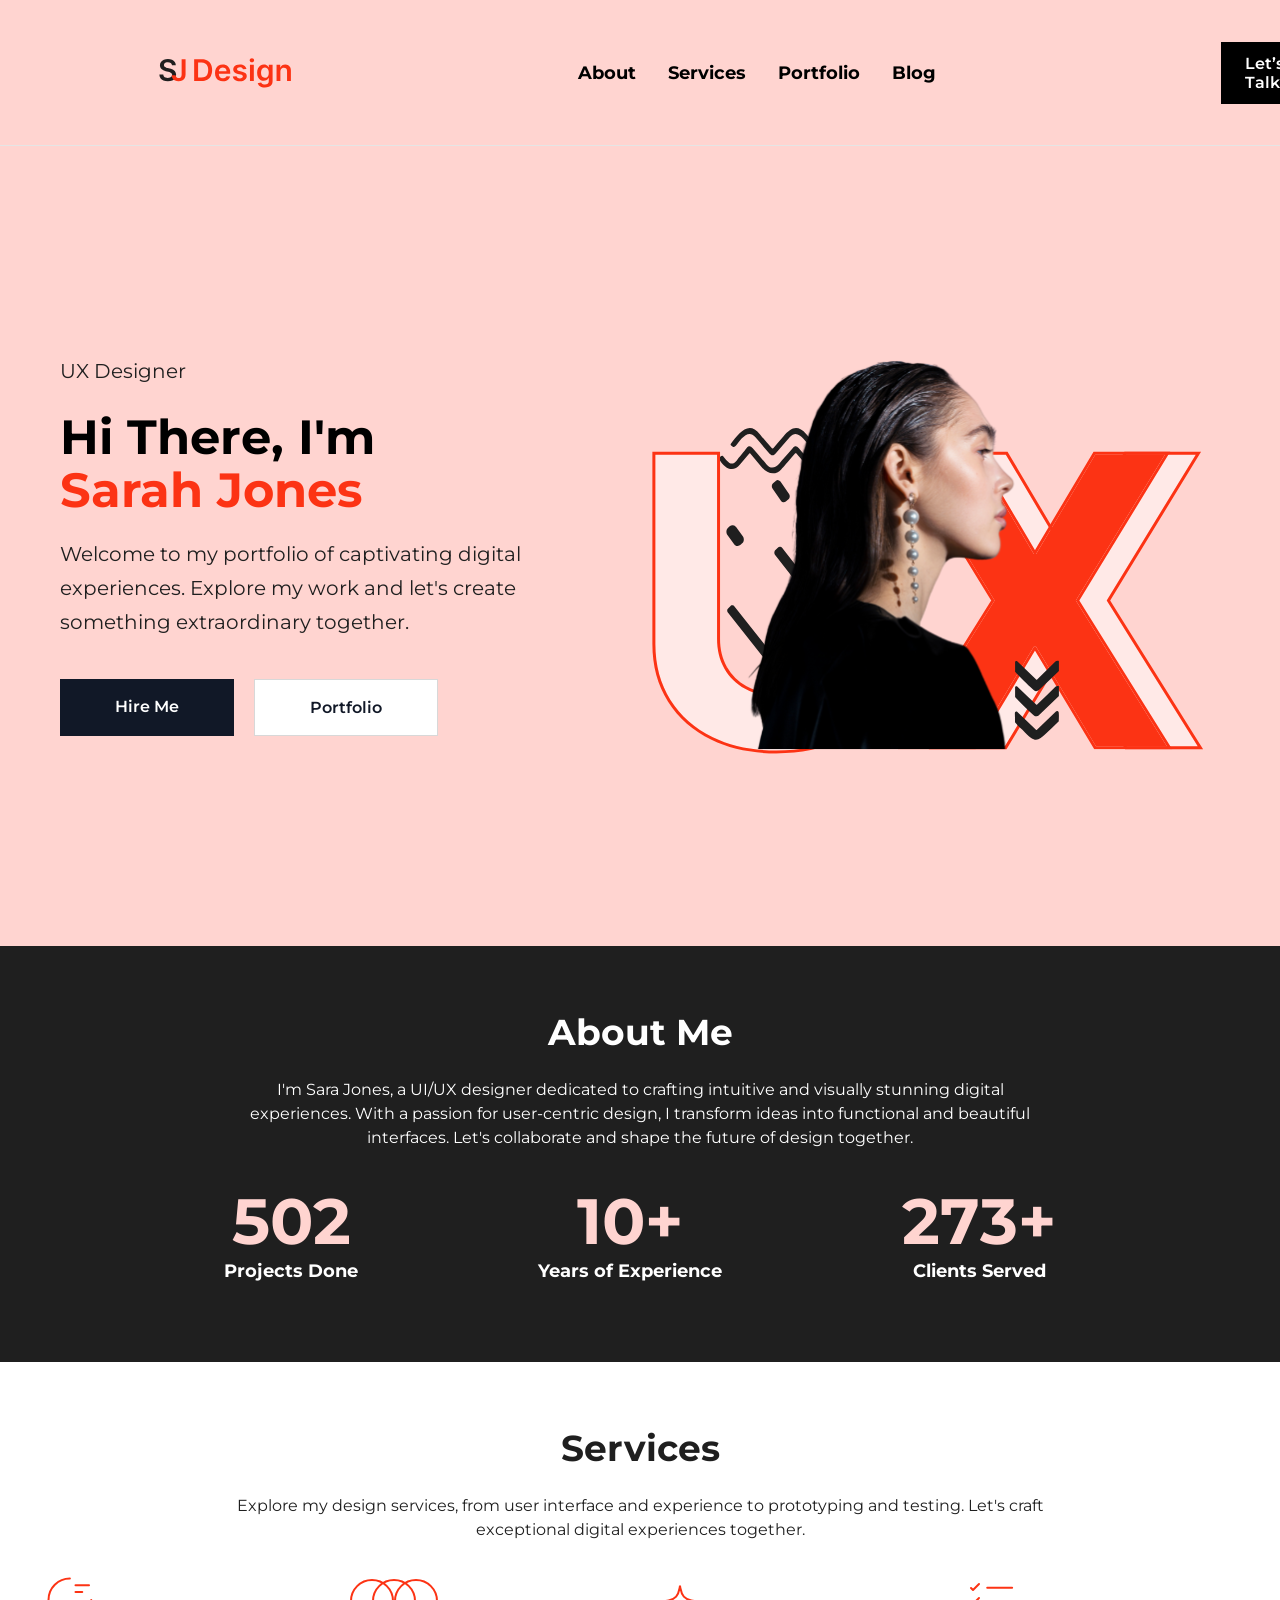
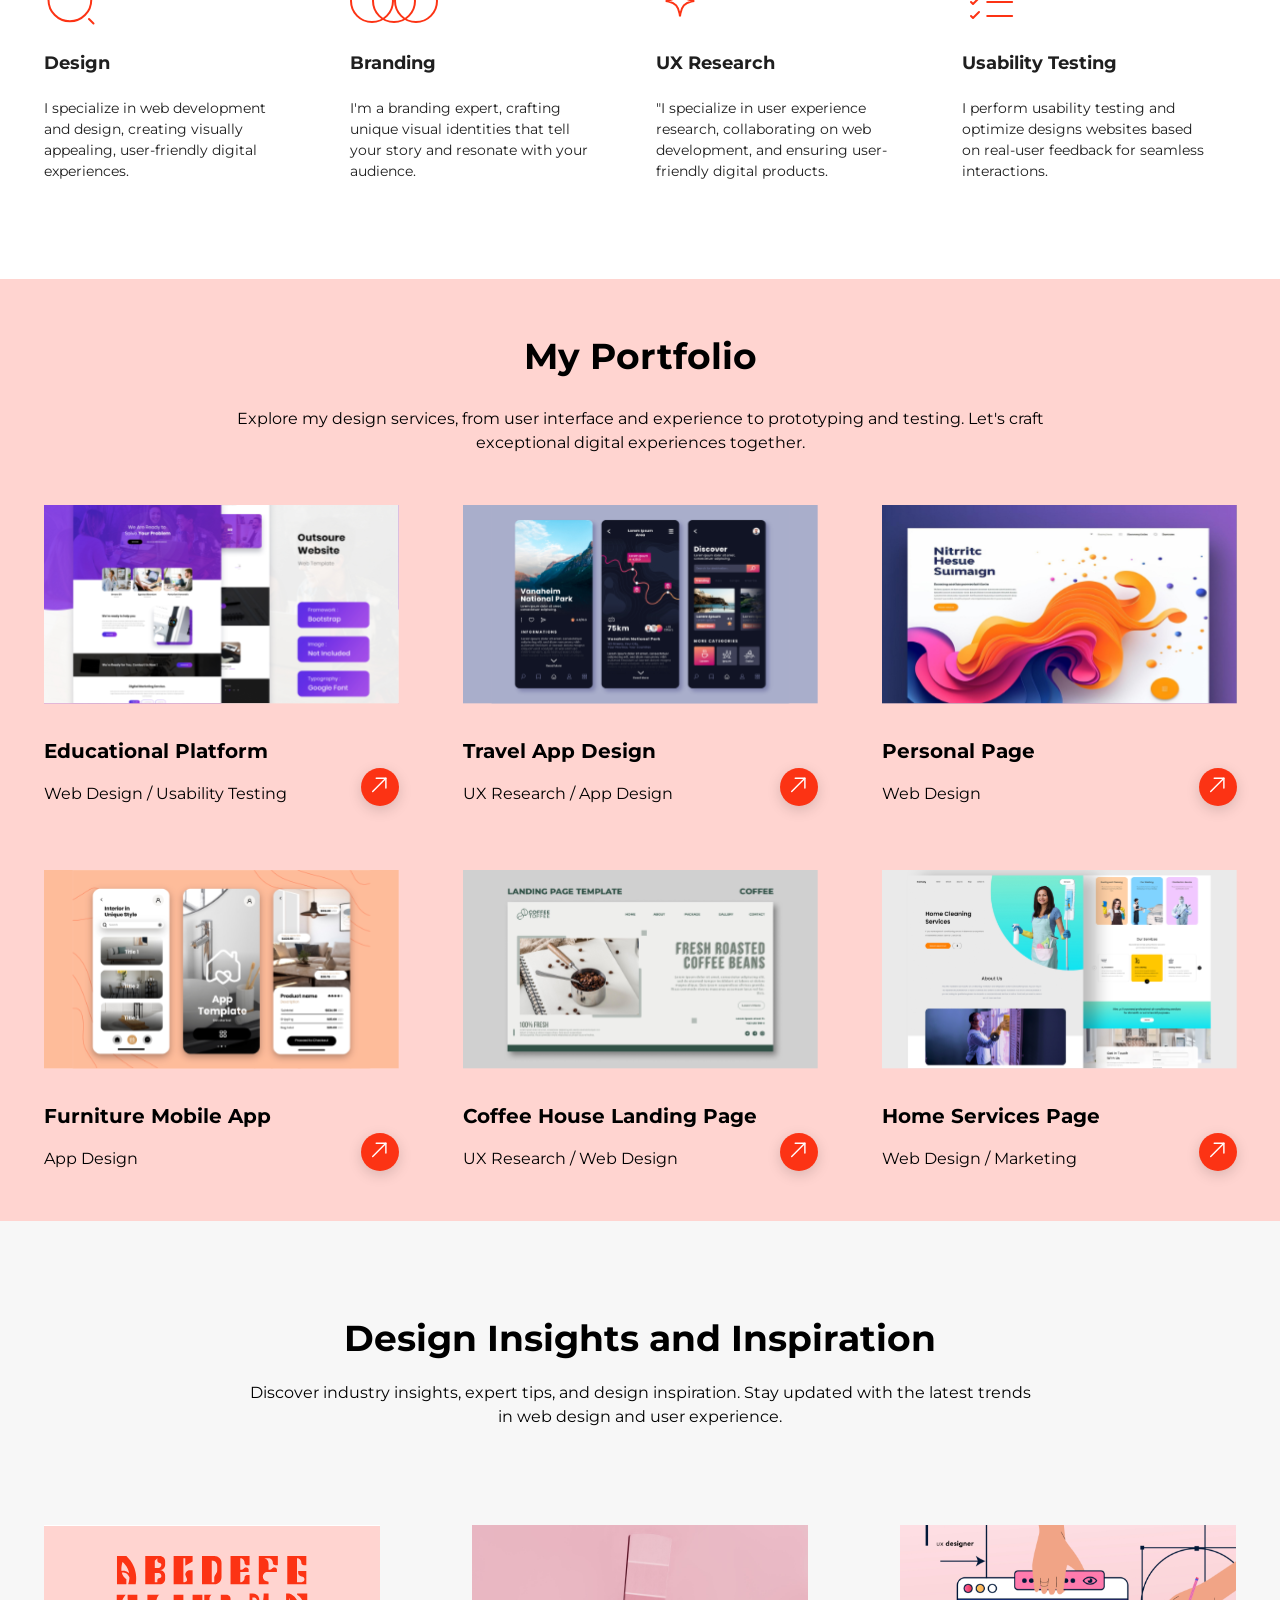
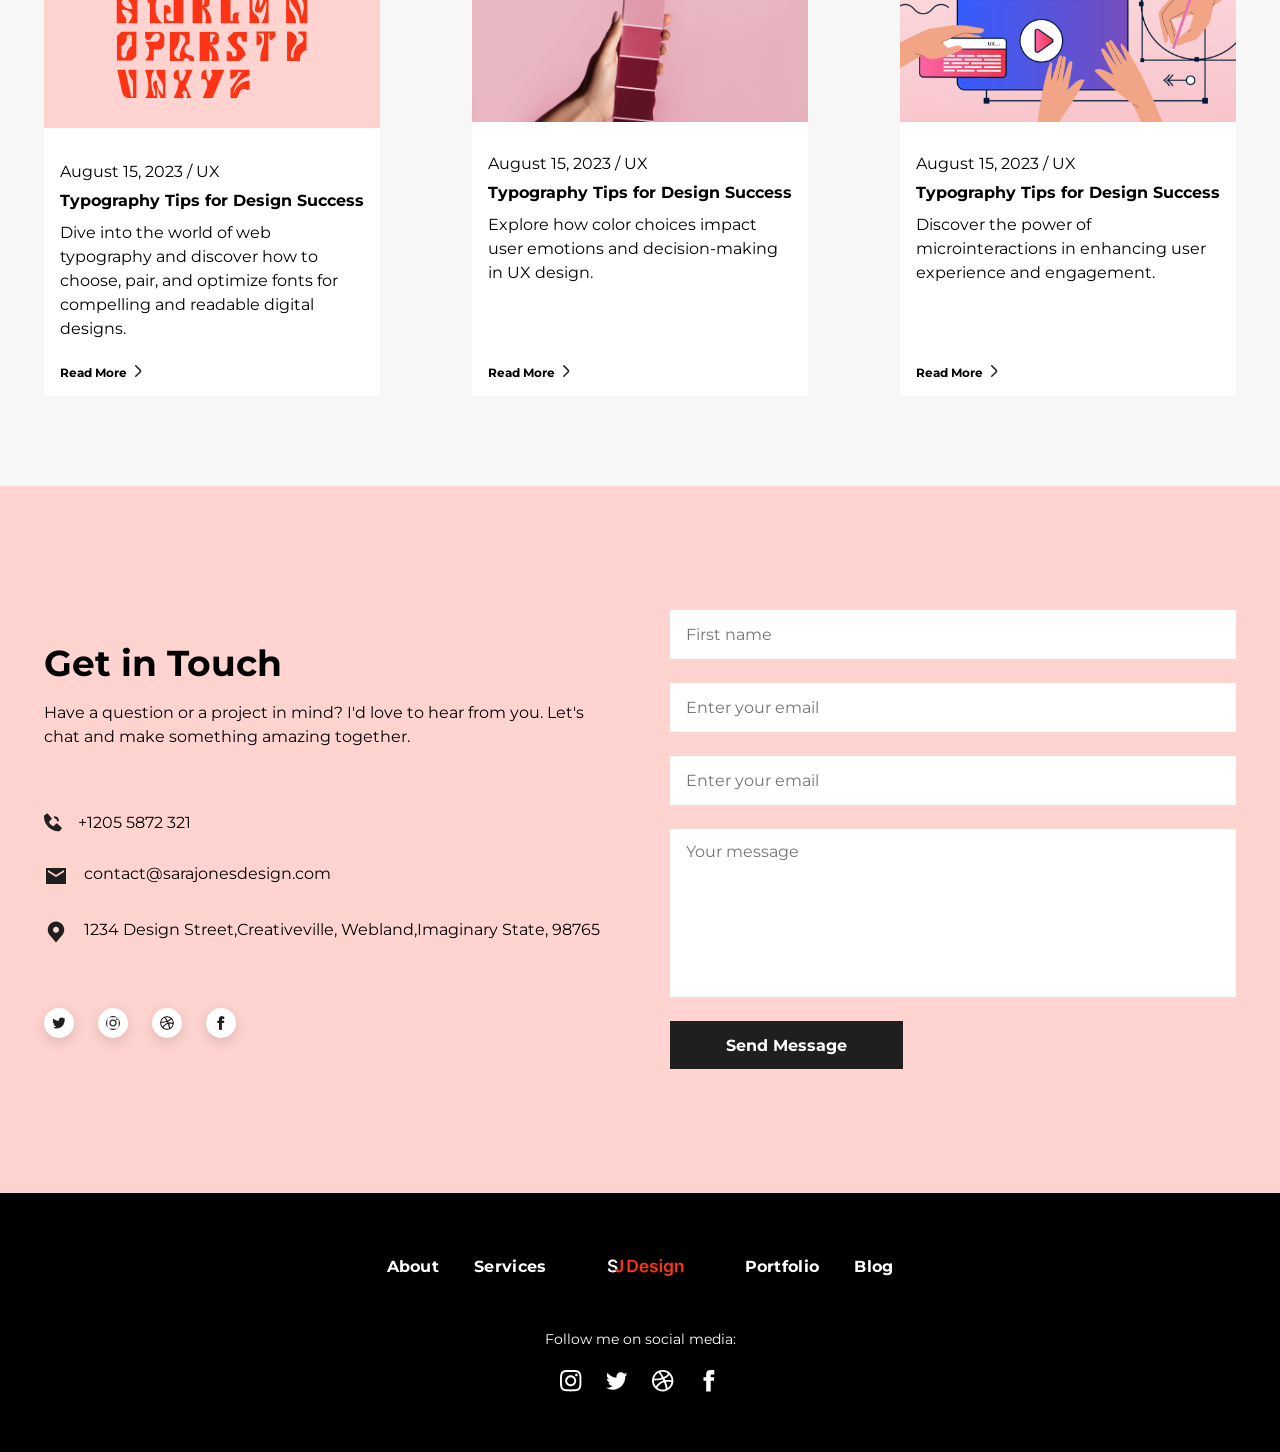
<file: index.html>
<!DOCTYPE html>
<html lang="pt-br">

<head>
    <meta charset="UTF-8">
    <meta name="viewport" content="width=device-width, initial-scale=1.0">
    <meta name="author" content="Allan Dantas Abreu, Felipe Madureira, Gabriel Araujo e Thais Ferreira">
    <meta name="description"
        content="Este site foi desenvolvido para testar e aprimorar meus conhecimentos em HTML e CSS, aplicando na prática conceitos de estruturação e estilização de páginas web.">
    <meta name="keywords" content="HTML, CSS, Web desing">
    <link rel="preconnect" href="https://fonts.googleapis.com">
    <link rel="preconnect" href="https://fonts.gstatic.com" crossorigin>
    <link href="https://fonts.googleapis.com/css2?family=Montserrat:ital,wght@0,100..900;1,100..900&display=swap"
        rel="stylesheet">
    <link rel="stylesheet" href="./styles/style.css">
    <title>SjDesign</title>
</head>

<body>

    <header>
        <div>
            <img src="./imgs.header/Logo topo.svg" alt="Logo da SjDesign">
        </div>

        <div class="container-nav-header">

            <nav class="navigation-header">
                <ul>
                    <li><a href="">About</a></li>
                    <li><a href="">Services</a></li>
                    <li><a href="">Portfolio</a></li>
                    <li><a href="">Blog</a></li>
                </ul>
            </nav>

        </div>

        <nav>
            <a href="" class="btn-header">Let’s Talk</a>
        </nav>

    </header>

    <main>
        <section class="hero">

            <div class="hero-text">
                <p class="cargo">UX Designer</p>

                <h1>
                    Hi There, I'm <br>
                    <span>Sarah Jones</span>
                </h1>

                <p class="descricao">
                    Welcome to my portfolio of captivating digital
                    experiences. Explore my work and let's create
                    something extraordinary together.
                </p>

                <div class="botoes">
                    <a href="#" class="btn-dark">Hire Me</a>
                    <a href="#" class="btn-light">Portfolio</a>
                </div>
            </div>

            <div class="hero-img">
                <img src="./imgs.header/Image.svg" alt="">
            </div>

    </main>

    <section class="section-about-me">
        <div class="container-about-me">
            <h3>About Me</h3>
            <p>I'm Sara Jones, a UI/UX designer dedicated to crafting intuitive and visually stunning digital
                experiences.
                With a passion for user-centric design, I transform ideas into functional and beautiful interfaces.
                Let's
                collaborate and shape the future of design together.</p>
        </div>

        <div>
            <ul class="container-numbers">
                <il><span>502</span>Projects Done</il>
                <il><span>10+</span>Years of Experience</il>
                <il><span>273+</span>Clients Served</il>
            </ul>
        </div>
    </section>

    <section class="section-services">
        <div class="container-desing-text">
            <h3>Services</h3>
            <p>Explore my design services, from user interface and experience to prototyping and testing. Let's craft
                exceptional digital experiences together.</p>
        </div>

        <div class="container-desing-images">
            <div>
                <img src="./img.aboutMe/search-status.svg" alt="Ícone de design " loading="lazy" draggable="false">
                <h4>Design</h4>
                <p>I specialize in web development and design, creating visually appealing, user-friendly digital
                    experiences.</p>
            </div>

            <div><img src="./img.aboutMe/Vector (1).svg" alt="ícone de Branding" loading="lazy" draggable="false">
                <h4>Branding</h4>
                <p>I'm a branding expert, crafting unique visual identities that tell your story and resonate with your
                    audience.</p>
            </div>

            <div>
                <img src="./img.aboutMe/Vector (2).svg" alt="ícone de UX Research" loading="lazy" draggable="false">
                <h4>UX Research</h4>
                <p>"I specialize in user experience research, collaborating on web development, and ensuring
                    user-friendly digital products.</p>
            </div>

            <div>
                <img src="./img.aboutMe/Vector (3).svg" alt="Ícone de Usability Testing" loading="lazy"
                    draggable="false">
                <h4>Usability Testing</h4>
                <p>I perform usability testing and optimize designs websites based on real-user feedback for seamless
                    interactions.</p>
            </div>

        </div>
    </section>



    <!-- Seção Portifolio - Site -->
    <section class="containt-portifolio">
        <div class="portifolio-information">
            <h2>My Portfolio</h2>
            <p>Explore my design services, from user interface and experience to prototyping and testing. Let's craft
                exceptional digital experiences together.</p>
        </div>

        <div class="card-portifolio">

            <div class="card-portifolio-item">
                <img src="./assets/images/portifolio/Image.svg" alt="Imagem sobre a plataforma de educação"
                    loading="lazy">
                <div class="card-portifolio-details">
                    <div class="card-portifiolio-specifications">
                        <h3>Educational Platform</h3>
                        <p>Web Design / Usability Testing</p>
                    </div>
                    <nav>
                        <a class="btn-portifolio-arrow">
                            <img src="./assets/images/portifolio/send.svg" alt="Botão - seta" loading="lazy">
                        </a>
                    </nav>
                </div>

            </div>

            <div class="card-portifolio-item">
                <img src="./assets/images/portifolio/Image-1.svg" alt="Imagem sobre o aplicativo de viagem"
                    loading="lazy">
                <div class="card-portifolio-details">
                    <div class="card-portifiolio-specifications">
                        <h3>Travel App Design</h3>
                        <p>UX Research / App Design </p>
                    </div>
                    <nav>
                        <a class="btn-portifolio-arrow">
                            <img src="./assets/images/portifolio/send.svg" alt="Botão - seta" loading="lazy">
                        </a>
                </div>

            </div>

            <div class="card-portifolio-item">
                <img src="./assets/images/portifolio/Image-2.svg" alt="Imagem sobre a pagina pessoal" loading="lazy">
                <div class="card-portifolio-details">
                    <div class="card-portifiolio-specifications">
                        <h3>Personal Page</h3>
                        <p>Web Design</p>
                    </div>
                    <nav>
                        <a class="btn-portifolio-arrow">
                            <img src="./assets/images/portifolio/send.svg" alt="Botão - seta" loading="lazy">
                        </a>
                    </nav>
                </div>

            </div>


            <div class="card-portifolio-item">
                <img src="./assets/images/portifolio/Image-3.svg" alt="Aplicativo de forniture" loading="lazy">
                <div class="card-portifolio-details">
                    <div class="card-portifiolio-specifications">
                        <h3>Furniture Mobile App</h3>
                        <p>App Design </p>
                    </div>

                    <nav>
                        <a class="btn-portifolio-arrow">
                            <img src="./assets/images/portifolio/send.svg" alt="Botão - seta" loading="lazy">
                        </a>
                    </nav>
                </div>
            </div>

            <div class="card-portifolio-item">
                <img src="./assets/images/portifolio/Image-4.svg" alt="Landing page sobre o coffee house"
                    loading="lazy">

                <div class="card-portifolio-details">
                    <div class="card-portifiolio-specifications">
                        <h3>Coffee House Landing Page</h3>
                        <p>UX Research / Web Design </p>
                    </div>

                    <nav>
                        <a class="btn-portifolio-arrow">
                            <img src="./assets/images/portifolio/send.svg" alt="Botão - seta" loading="lazy">
                        </a>
                    </nav>
                </div>

            </div>

            <div class="card-portifolio-item">
                <img src="./assets/images/portifolio/Image-5.svg" alt="Pagina principal" loading="lazy">
                <div class="card-portifolio-details">
                    <div class="card-portifiolio-specifications">
                        <h3>Home Services Page</h3>
                        <p>Web Design / Marketing</p>
                    </div>

                    <nav>
                        <a class="btn-portifolio-arrow">
                            <img src="./assets/images/portifolio/send.svg" alt="Botão - seta" loading="lazy">
                        </a>

                    </nav>
                </div>
            </div>


        </div>
    </section>

    <!-- Seção Design - Site -->
    <section class="content-design">
        <div class="content-design-title">
            <h2>Design Insights and Inspiration</h2>
            <p>Discover industry insights, expert tips, and design inspiration. Stay updated with the latest trends in
                web design and user experience.</p>
        </div>

        <div class="content-design-card">

            <div class="card-design-item">
                <img class="card-design-image" src="./assets/images/design/Image.svg"
                    alt="Imagem com diferentes tipos de tipografia" loading="lazy">

                <div class="card-design-text">
                    <span>August 15, 2023 / UX</span>
                    <h3>Typography Tips for Design Success</h3>
                    <p>Dive into the world of web typography and discover how to choose, pair, and optimize fonts for
                        compelling and readable digital designs.</p>

                    <div class="card-design-information">
                        <span>Read More</span>
                        <img src="./assets/images/design/arrow-right.svg" alt="Botão seta" loading="lazy">
                    </div>
                </div>


            </div>


            <div class="card-design-item">
                <img class="card-design-image" src="./assets/images/design/Image-1.svg"
                    alt="Imagem indicando a importancia da psicologia das cores" loading="lazy">

                <div class="card-design-text">
                    <span>August 15, 2023 / UX</span>
                    <h3>Typography Tips for Design Success</h3>
                    <p>Explore how color choices impact user emotions and decision-making in UX design.</p>

                    <div class="card-design-information  card-span-margin">
                        <span>Read More</span>
                        <img src="./assets/images/design/arrow-right.svg" alt="Botão seta" loading="lazy">
                    </div>

                </div>


            </div>



            <div class="card-design-item">
                <img class="card-design-image" src="./assets/images/design/Image-2.svg"
                    alt="Imagem refornçando a importancia do UX" loading="lazy">

                <div class="card-design-text">
                    <span>August 15, 2023 / UX</span>
                    <h3>Typography Tips for Design Success</h3>
                    <p>Discover the power of microinteractions in enhancing user experience and engagement.</p>


                    <div class="card-design-information card-span-margin">
                        <span>Read More</span>
                        <img src="./assets/images/design/arrow-right.svg" alt="Botão seta" loading="lazy">
                    </div>
                </div>


            </div>

        </div>


    </section>

    <!-- Seção Formulario -->

    <section class="content-contact">

        <div class="contact-information">

            <div class="contact-information-description">
                <h2>Get in Touch</h2>
                <p>Have a question or a project in mind? I'd love to hear from you. Let's chat and make something
                    amazing
                    together.</p>

            </div>


            <div class="contact-information-details">
                <ul class="contact-list-info">

                    <div class="contat-list-details">
                        <img src="./assets/images/contact/Vector.svg" alt="logo de um telefone">
                        <li class="contat-list-details">
                            +1205 5872 321</li>
                    </div>



                    <div class="contat-list-details">
                        <img src="./assets/images/contact/ic_sharp-email.svg" alt="Logo de um e-mail">
                        <li>contact@sarajonesdesign.com</li>
                    </div>



                    <div class="contat-list-details">
                        <img src="./assets/images/contact/carbon_location-filled.svg" alt="Logo de um mapa">

                        <li>

                            1234 Design Street,Creativeville, Webland,Imaginary State, 98765
                        </li>

                    </div>



                </ul>
            </div>

            <div class="contact-social-medias">
                <img class="contact-social-medias-img" src="./assets/images/contact/twiiter.svg" alt="Logo do Twiiter">
                <img class="contact-social-medias-img" src="./assets/images/contact/instagram.svg"
                    alt="Logo do instagram">
                <img class="contact-social-medias-img" src="./assets/images/contact/Dribbble.svg"
                    alt="Logo de uma bola">
                <img class="contact-social-medias-img" src="./assets/images/contact/Facebook.svg"
                    alt="Logo do Facebook">
            </div>

        </div>


        <form>
            <input type="text" placeholder="First name">
            <input type="email" placeholder="Enter your email">
            <input type="tel" placeholder="Enter your email">
            <textarea placeholder="Your message"></textarea>
            <button class="btn-form" type="submit">Send Message</button>
        </form>



    </section>

    <footer class="footer">
    <div class="footer-content">

        <div class="footer-nav">
            <div class="nav-left">
                <a href="#">About</a>
                <a href="#">Services</a>
            </div>

            <div class="footer-logo">
                <a href="#"><img src="./imgs.header/Logo.svg" alt="SJ Design" class="logo-img"></a>
            </div>

            <div class="nav-right">
                <a href="#">Portfolio</a>
                <a href="#">Blog</a>
            </div>
        </div>

        <div class="footer-social">
            <p>Follow me on social media:</p>
            <div class="social-icons">
                <a href="#"><img src="./imgs.header/Instagram.svg" alt="Instagram" class="social-icon-img"></a>
                <a href="#"><img src="./imgs.header/Twitter.svg" alt="Twitter" class="social-icon-img"></a>
                <a href="#"><img src="./imgs.header/Dribbble.svg" alt="Dribbble" class="social-icon-img"></a>
                <a href="#"><img src="./imgs.header/Facebook.svg" alt="Facebook" class="social-icon-img"></a>
            </div>
        </div>

    </div>
    </footer>

</body>

</html>
</file>
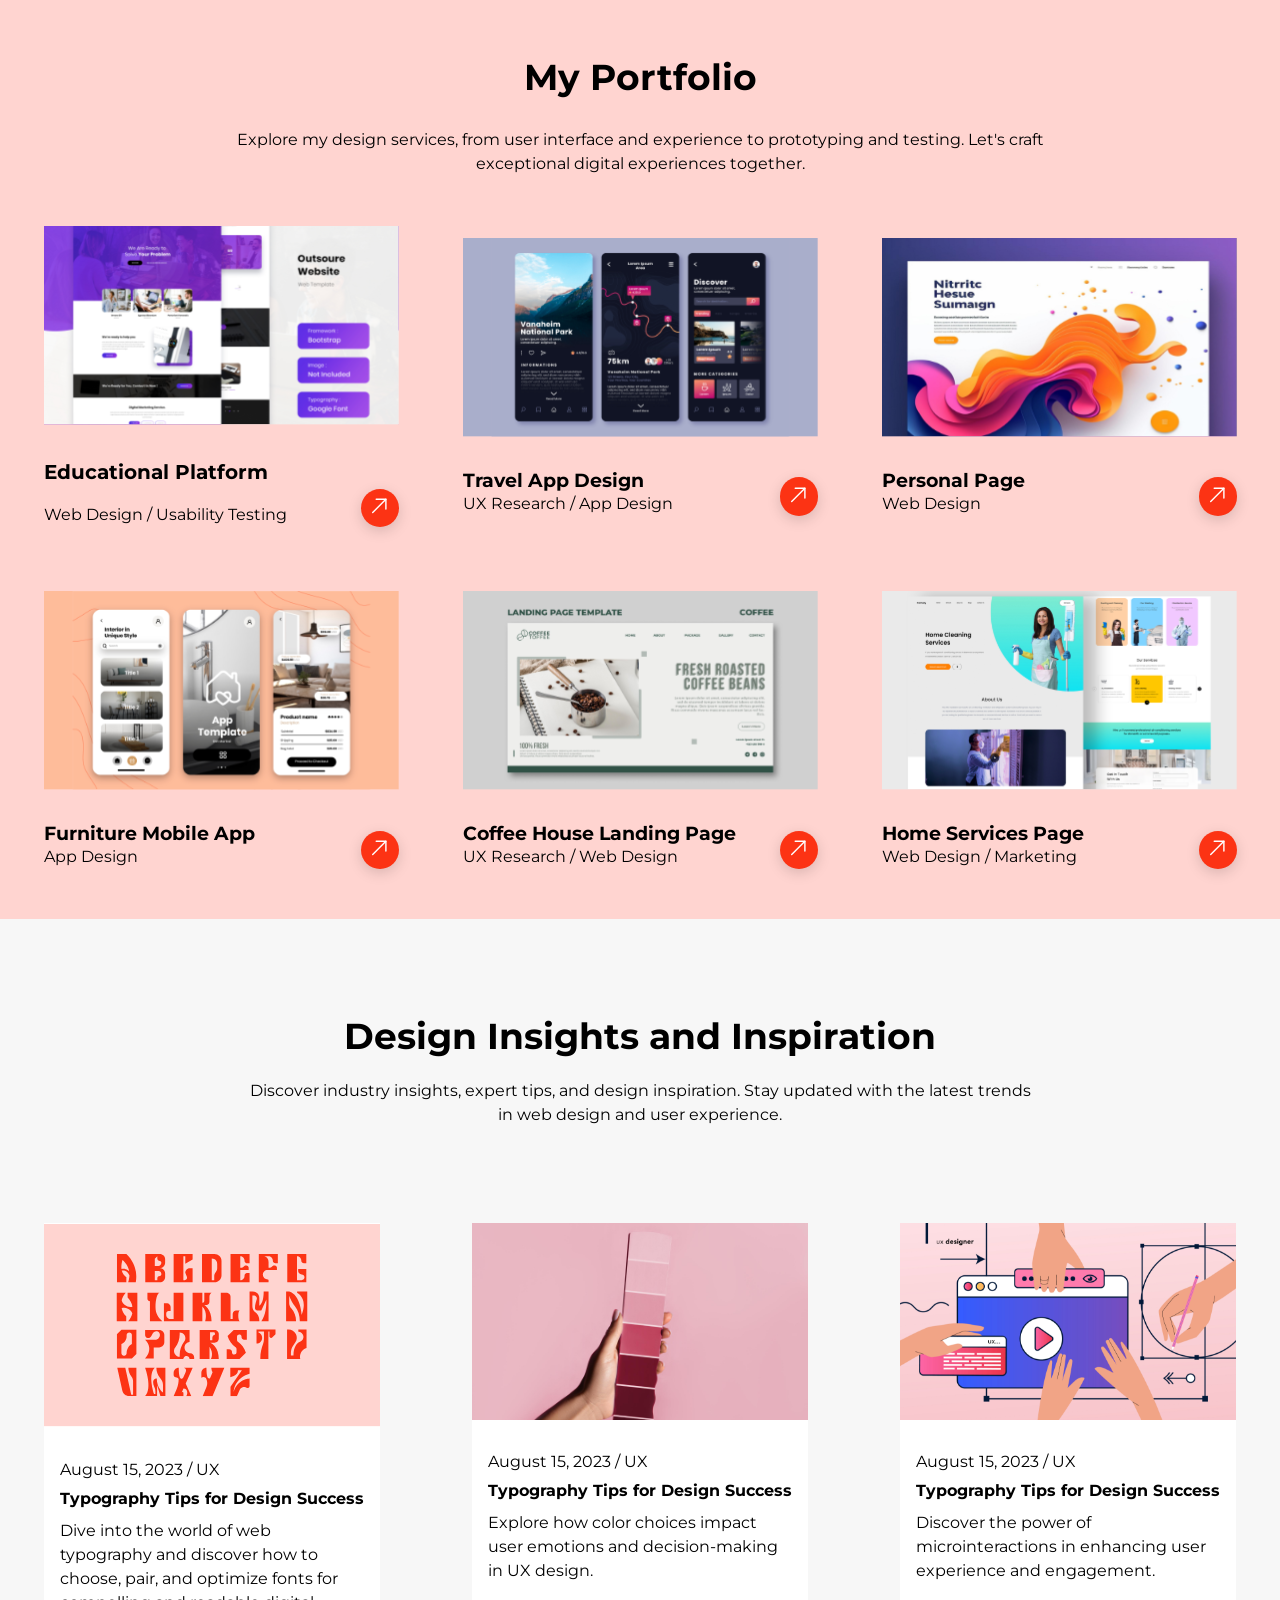
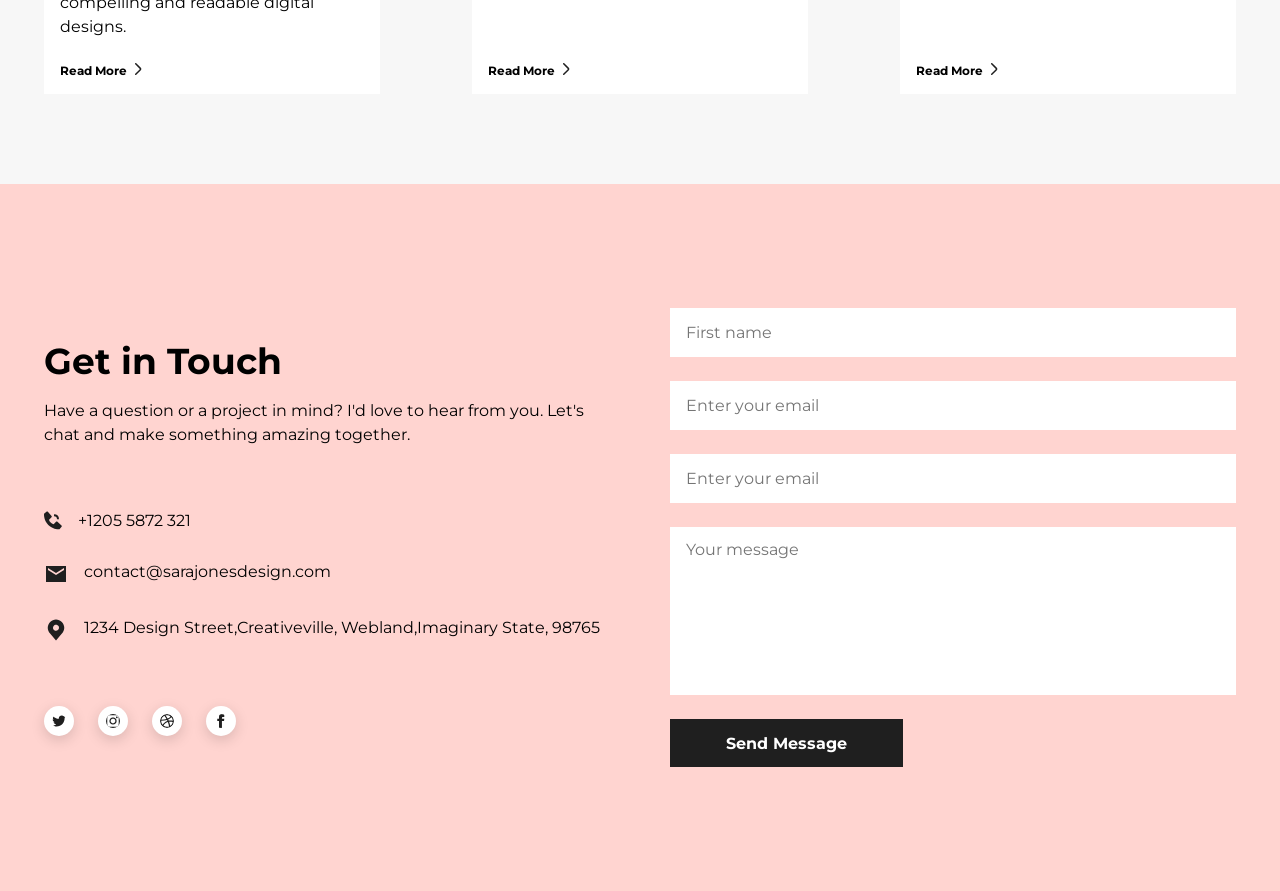
<file: portifolio.html>
<!DOCTYPE html>
<html lang="pt-br">

<head>
    <meta charset="UTF-8">
    <meta name="viewport" content="width=device-width, initial-scale=1.0">
    <meta name="author" content="Allan Dantas Abreu, Felipe Madureira, Gabriel Araujo e Thais Ferreira">
    <meta name="description"
        content="Este site foi desenvolvido para testar e aprimorar meus conhecimentos em HTML e CSS, aplicando na prática conceitos de estruturação e estilização de páginas web.">
    <meta name="keywords" content="HTML, CSS, Web desing">
    <link rel="preconnect" href="https://fonts.googleapis.com">
    <link rel="preconnect" href="https://fonts.gstatic.com" crossorigin>
    <link href="https://fonts.googleapis.com/css2?family=Montserrat:ital,wght@0,100..900;1,100..900&display=swap"
        rel="stylesheet">
    <link rel="stylesheet" href="./styles/portifolio.css">
    <title>SjDesign</title>
</head>
</head>

<body>
    <!-- Seção Portifolio - Site -->
    <section class="containt-portifolio">
        <div class="portifolio-information">
            <h2>My Portfolio</h2>
            <p>Explore my design services, from user interface and experience to prototyping and testing. Let's craft
                exceptional digital experiences together.</p>
        </div>

        <div class="card-portifolio">

            <div class="card-portifolio-item">
                <img src="./assets/images/portifolio/Image.svg" alt="Imagem sobre a plataforma de educação"
                    loading="lazy">
                <div class="card-portifolio-details">
                    <div class="card-portifiolio-specifications">
                        <h3>Educational Platform</h3>
                        <p>Web Design / Usability Testing</p>
                    </div>
                    <nav>
                        <a class="btn-portifolio-arrow">
                            <img src="./assets/images/portifolio/send.svg" alt="Botão - seta" loading="lazy">
                        </a>
                    </nav>
                </div>

            </div>

            <div class="card-portifolio-item">
                <img src="./assets/images/portifolio/Image-1.svg" alt="Imagem sobre o aplicativo de viagem"
                    loading="lazy">
                <div class="card-portifolio-details">
                    <div>
                        <h3>Travel App Design</h3>
                        <p>UX Research / App Design </p>
                    </div>
                    <nav>
                        <a class="btn-portifolio-arrow">
                            <img src="./assets/images/portifolio/send.svg" alt="Botão - seta" loading="lazy">
                        </a>
                </div>

            </div>

            <div class="card-portifolio-item">
                <img src="./assets/images/portifolio/Image-2.svg" alt="Imagem sobre a pagina pessoal" loading="lazy">
                <div class="card-portifolio-details">
                    <div>
                        <h3>Personal Page</h3>
                        <p>Web Design</p>
                    </div>
                    <nav>
                        <a class="btn-portifolio-arrow">
                            <img src="./assets/images/portifolio/send.svg" alt="Botão - seta" loading="lazy">
                        </a>
                    </nav>
                </div>

            </div>


            <div class="card-portifolio-item">
                <img src="./assets/images/portifolio/Image-3.svg" alt="Aplicativo de forniture" loading="lazy">
                <div class="card-portifolio-details">
                    <div>
                        <h3>Furniture Mobile App</h3>
                        <p>App Design </p>
                    </div>

                    <nav>
                        <a class="btn-portifolio-arrow">
                            <img src="./assets/images/portifolio/send.svg" alt="Botão - seta" loading="lazy">
                        </a>
                    </nav>
                </div>
            </div>

            <div class="card-portifolio-item">
                <img src="./assets/images/portifolio/Image-4.svg" alt="Landing page sobre o coffee house"
                    loading="lazy">

                <div class="card-portifolio-details">
                    <div>
                        <h3>Coffee House Landing Page</h3>
                        <p>UX Research / Web Design </p>
                    </div>

                    <nav>
                        <a class="btn-portifolio-arrow">
                            <img src="./assets/images/portifolio/send.svg" alt="Botão - seta" loading="lazy">
                        </a>
                    </nav>
                </div>

            </div>

            <div class="card-portifolio-item">
                <img src="./assets/images/portifolio/Image-5.svg" alt="Pagina principal" loading="lazy">
                <div class="card-portifolio-details">
                    <div>
                        <h3>Home Services Page</h3>
                        <p>Web Design / Marketing</p>
                    </div>

                    <nav>
                        <a class="btn-portifolio-arrow">
                            <img src="./assets/images/portifolio/send.svg" alt="Botão - seta" loading="lazy">
                        </a>

                    </nav>
                </div>
            </div>


        </div>
    </section>

    <!-- Seção Design - Site -->
    <section class="content-design">
        <div class="content-design-title">
            <h2>Design Insights and Inspiration</h2>
            <p>Discover industry insights, expert tips, and design inspiration. Stay updated with the latest trends in
                web design and user experience.</p>
        </div>

        <div class="content-design-card">

            <div class="card-design-item">
                <img class="card-design-image" src="./assets/images/design/Image.svg"
                    alt="Imagem com diferentes tipos de tipografia" loading="lazy">

                <div class="card-design-text">
                    <span>August 15, 2023 / UX</span>
                    <h3>Typography Tips for Design Success</h3>
                    <p>Dive into the world of web typography and discover how to choose, pair, and optimize fonts for
                        compelling and readable digital designs.</p>

                    <div class="card-design-information">
                        <span>Read More</span>
                        <img src="./assets/images/design/arrow-right.svg" alt="Botão seta" loading="lazy">
                    </div>
                </div>


            </div>


            <div class="card-design-item">
                <img class="card-design-image" src="./assets/images/design/Image-1.svg"
                    alt="Imagem indicando a importancia da psicologia das cores" loading="lazy">

                <div class="card-design-text">
                    <span>August 15, 2023 / UX</span>
                    <h3>Typography Tips for Design Success</h3>
                    <p>Explore how color choices impact user emotions and decision-making in UX design.</p>

                    <div class="card-design-information  card-span-margin">
                        <span>Read More</span>
                        <img src="./assets/images/design/arrow-right.svg" alt="Botão seta" loading="lazy">
                    </div>

                </div>


            </div>



            <div class="card-design-item">
                <img class="card-design-image" src="./assets/images/design/Image-2.svg"
                    alt="Imagem refornçando a importancia do UX" loading="lazy">

                <div class="card-design-text">
                    <span>August 15, 2023 / UX</span>
                    <h3>Typography Tips for Design Success</h3>
                    <p>Discover the power of microinteractions in enhancing user experience and engagement.</p>


                    <div class="card-design-information card-span-margin">
                        <span>Read More</span>
                        <img src="./assets/images/design/arrow-right.svg" alt="Botão seta" loading="lazy">
                    </div>
                </div>


            </div>

        </div>


    </section>

    <!-- Seção Formulario -->

    <section class="content-contact">

        <div class="contact-information">

            <div class="contact-information-description">
                <h2>Get in Touch</h2>
                <p>Have a question or a project in mind? I'd love to hear from you. Let's chat and make something
                    amazing
                    together.</p>

            </div>


            <div class="contact-information-details">
                <ul class="contact-list-info">

                    <div class="contat-list-details">
                        <img src="./assets/images/contact/Vector.svg" alt="logo de um telefone">
                        <li class="contat-list-details">
                            +1205 5872 321</li>
                    </div>



                    <div class="contat-list-details">
                        <img src="./assets/images/contact/ic_sharp-email.svg" alt="Logo de um e-mail">
                        <li>contact@sarajonesdesign.com</li>
                    </div>



                    <div class="contat-list-details"> 
                        <img src="./assets/images/contact/carbon_location-filled.svg" alt="Logo de um mapa">

                        <li>

                            1234 Design Street,Creativeville, Webland,Imaginary State, 98765
                        </li>

                    </div>



                </ul>
            </div>

            <div class="contact-social-medias">
                <img class="contact-social-medias-img" src="./assets/images/contact/twiiter.svg" alt="Logo do Twiiter">
                <img class="contact-social-medias-img" src="./assets/images/contact/instagram.svg" alt="Logo do instagram">
                <img class="contact-social-medias-img" src="./assets/images/contact/Dribbble.svg" alt="Logo de uma bola">
                <img class="contact-social-medias-img" src="./assets/images/contact/Facebook.svg" alt="Logo do Facebook">
            </div>

        </div>


        <form>
            <input type="text" placeholder="First name">
            <input type="email" placeholder="Enter your email">
            <input type="tel" placeholder="Enter your email">
            <textarea placeholder="Your message"></textarea>
            <button class="btn-form" type="submit">Send Message</button>
        </form>



    </section>
</body>

</html>
</file>
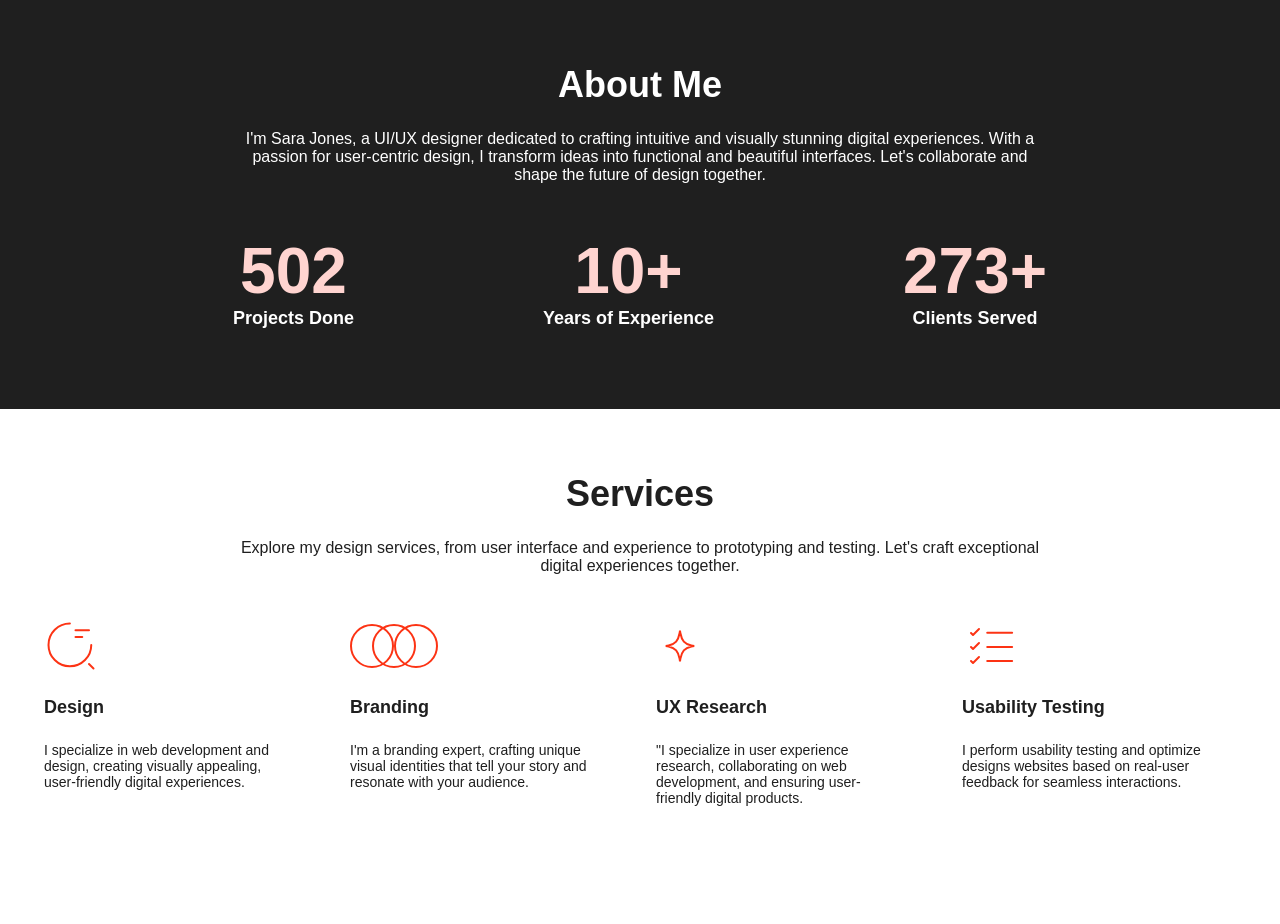
<file: section-about-me.html>
<!DOCTYPE html>
<html lang="en">

<head>
    <meta charset="UTF-8">
    <meta name="viewport" content="width=device-width, initial-scale=1.0">
    <title>Document</title>
    <link rel="stylesheet" href="./styles/allan.css">
</head>

<body>
    <section class="section-about-me">
        <div class="container-about-me">
            <h3>About Me</h3>
            <p>I'm Sara Jones, a UI/UX designer dedicated to crafting intuitive and visually stunning digital
                experiences.
                With a passion for user-centric design, I transform ideas into functional and beautiful interfaces.
                Let's
                collaborate and shape the future of design together.</p>
        </div>

        <div>
            <ul class="container-numbers">
                <il><span>502</span>Projects Done</il>
                <il><span>10+</span>Years of Experience</il>
                <il><span>273+</span>Clients Served</il>
            </ul>
        </div>
    </section>

    <section class="section-services">
        <div class="container-desing-text">
            <h3>Services</h3>
            <p>Explore my design services, from user interface and experience to prototyping and testing. Let's craft
                exceptional digital experiences together.</p>
        </div>

        <div class="container-desing-images">
            <div>
                <img src="./assets/images/search-status.svg" alt="Ícone de design " loading="lazy" draggable="false">
                <h4>Design</h4>
                <p>I specialize in web development and design, creating visually appealing, user-friendly digital
                    experiences.</p>
            </div>

            <div><img src="./assets/images/Vector (1).svg" alt="ícone de Branding" loading="lazy" draggable="false">
                <h4>Branding</h4>
                <p>I'm a branding expert, crafting unique visual identities that tell your story and resonate with your
                    audience.</p>
            </div>

            <div>
                <img src="./assets/images/Vector (2).svg" alt="ícone de UX Research" loading="lazy" draggable="false">
                <h4>UX Research</h4>
                <p>"I specialize in user experience research, collaborating on web development, and ensuring user-friendly digital products.</p>
            </div>

            <div>
                <img src="./assets/images/Vector (3).svg" alt="Ícone de Usability Testing" loading="lazy" draggable="false">
                <h4>Usability Testing</h4>
                <p>I perform usability testing and optimize designs websites based on real-user feedback for seamless interactions.</p>
            </div>

        </div>
    </section>
</body>

</html>
</file>
<file: styles/style.css>
@import url(./global.css);


header{
    display: flex;
    justify-content: space-around;
    align-items: center;
    padding: 41.5px 158px;
    border-bottom: 1px solid #E5E5E5;
    gap: 285PX;
    background-color: #FFD4D0;
}   

.container-nav-header{
    display: flex;
    align-items: center;
    gap: 40px;
}

.navigation-header ul{
    display: flex;
    align-items: center;
    gap: 32px;
    list-style: none;
}

.navigation-header a{
    text-decoration: none;
    color: #000;
    font-weight: 500;
    font-family: 'Montserrat', sans-serif;
    font-size: 18px;
    font-weight: bold;
    transition: 0.3s;

}

.navigation-header a:hover{
    color: red;
}
.btn-header{
    display: inline-flex;
    background-color: #000;
    color: white;
    padding: 12px 24px;
    border-radius: 0px;
    gap: 10px;
    text-decoration: none;
    font-weight: 600;
    transition: 0.3s;
}

.btn-header:hover{
    transform: scale(1.1);
}

/*------------main------------*/

.hero{
    display: flex;
    align-items: center;
    gap: 48px; /* distância entre texto e imagem */
    padding: 60px;
    background: #FFD4D0;
    min-height: calc(100vh - 100px);
}

.hero-text{
    width: 45%;
}

.cargo{
    font-size: 20px;
    color: #1F1F1F;
    margin-bottom: 25px;
}

.hero-text h1{
    font-size: 48px;
    font-weight: 700;
    line-height: 1.1;
    margin-bottom: 20px;
}

.hero-text h1 span{
    color: #FC3314;
}

.descricao{
    font-size: 20px;
    color: #1F1F1F;
    line-height: 1.7;
    max-width: 550px;
    margin-bottom: 40px;
}

.botoes{
    display: flex;
    gap: 20px;
}

.btn-dark{
    background: #111827;
    color: white;
    text-decoration: none;
    padding: 18px 55px;
    font-weight: 600;
    transition: .3s;
}

.btn-light{
    background: white;
    color: #111827;
    text-decoration: none;
    padding: 18px 55px;
    border: 1px solid #d8d8d8;
    font-weight: 600;
    transition: .3s;
}

.btn-dark:hover,
.btn-light:hover{
    transform: scale(1.05);
}

.hero-img{
    width: 50%;
    display: flex;  
    justify-content: center;
}

.hero-img img{
    width: 100%;
    max-width: 650px;
}


/* About Me - Section */
.section-about-me {
    background-color: var(--color-Dark);
    color: var(--color-White);
    font-family: var(--font-family-primary);
    display: flex;
    flex-direction: column;
    gap: 32px;
    align-items: center;
    justify-content: space-evenly;
    padding: 64px 188px 80px 188px;
}

/* About Me - Text */

.container-about-me {
    display: flex;
    gap: 24px;
    text-align: center;
    flex-direction: column;
    width: 810px;
    justify-content: space-evenly;

}

.container-about-me h3 {
    font-weight: var(--font-weight-h3);
    font-size: var(--font-size-h3);
}

.container-about-me p {
    font-size: var(--font-size-body-medium);
    text-align: center;
    height: 72px;
}

/* Numbers */





.container-numbers {
    display: grid;
    grid-template-rows: repeat(1, 3fr);
    justify-content: space-evenly;
    gap: 64px;
    display: flex;
    width: 1064px;
}

.container-numbers il {
    display: flex;
    flex-direction: column;
    font-size: var(--font-size-body-large);
    font-weight: var(--font-weight-body-bold);
    align-items: center;
}

.container-numbers span {
    color: var(--color-Pink);
    font-size: var(--font-size-h1);
    font-weight: var(--font-weight-body-bold);
    font-family: var(-font-family-primary);
}

/* Section-Services */

.section-services {
    background-color: var(--color-White);
    display: flex;
    flex-direction: column;
    align-items: center;
    padding: 64px 124px;
    gap: 32px;
    font-family: var(--font-family-primary);
    color: var(--color-Dark);
}

.container-desing-text {
    display: flex;
    flex-direction: column;
    align-items: center;
    gap: 24px;
}

.container-desing-text h3 {
    font-size: var(--font-size-h3);
}

.container-desing-text p {
    display: flex;
    font-size: var(-font-size-body-medium);
    text-align: center;
    width: 810px;
    height: 48px;
}


.container-desing-images {
    display: flex;
    gap: 32px;
    justify-content: space-evenly;
}

.container-desing-images div {
    text-align: start;
    width: 274px;
    height: 241px;
    display: flex;
    flex-direction: column;
    align-items: start;
    gap: 24px;
}

.container-desing-images h4 {
    font-size: var(--font-size-h4);
    font-weight: var(--font-weight-body-bold);
}

.container-desing-images p {
    color: var(--color-);
    width: 242px;
    font-size: var(--font-size-body-small);
}




.containt-portifolio{
    display: flex;
    background-color: var(--color-Pink);
    flex-direction: column;
    align-items: center;
    padding:  50px 0;
    gap: 50px;
}
.portifolio-information{
    display: flex;
    flex-direction: column;
    gap: 24px;
    align-items: center;
}

.portifolio-information h2{
    font-family: var(--font-family-primary);
    font-size: var(--font-size-h3);
    text-align: center;
    font-weight: var(--font-weight-h2);
    line-height: 150%;
}

.portifolio-information p{
    font-family: var(--font-family-primary);
    font-size: var(--font-size-body-medium);
    font-weight: var(--font-weight-body-thin);
    line-height: 150%;
    text-align: center;
    width: 810px;
}

.card-portifolio{
    display: grid;
    grid-template-columns: repeat(3,1fr);
    gap: 64px;
}

.card-portifolio-item{
    display: flex;
    flex-direction: column;
    gap:32px;
    justify-content: center;
    
}

.card-portifolio-item img:hover{
     transform: scale(1.1);
     transition: 0.3s; 
}


.card-portifolio-details{
    display: flex;
    align-items: flex-end;
    justify-content: space-between;
    gap: 16px;
    
}

.card-portifiolio-specifications  h3,p{
    font-family: var(--font-family-primary);
    line-height: 150%;
}

.card-portifiolio-specifications h3{
    font-size: var(--font-size-body-xlarge);
    font-weight: var(--font-weight-h3);
}

.card-portifiolio-specifications p{
    font-size: var(-font-size-body-small);
    font-weight: var(--font-weight-body-thin);
}

.card-portifiolio-specifications {
    display: flex;
    flex-direction: column;
    gap: 16px;
}
.btn-portifolio-arrow {
    display: flex;
    justify-content: center;
    align-items: center;
    padding: 7.53px;
    border-radius: 64.97px;
    width: 37.67px;
    background-color: var(--color-Red);
    box-shadow: 0 4px 14px 0px rgba(0, 0, 0, 0.15);
    transition: 0.3s; 
    cursor: pointer;
    text-align: center;
    margin: 0;
}

.btn-portifolio-arrow:hover{
    background-color: var(--color-Red);
    transform: translateY(-10px);
}

.content-design{
    display: flex;
    flex-direction: column;
    align-items: center;
    justify-content: center;
    padding: 90px;
    gap: 48px;
    background-color: var(--color-Grey);

}

.content-design-title{
    display: flex;
    flex-direction: column;
    gap: 16px;
    margin-bottom: 48px;    
   
}

.content-design-title h2,.content-design-title p{
    font-family: var(--font-family-primary);
    line-height: 150%;
    text-align: center;
}

.content-design-title h2{
    font-size: var(--font-size-h3);
    font-weight: var(--font-weight-h2);
}

.content-design-title p{
    font-size: var(--font-size-body-medium);
    font-weight: var(--font-weight-body-thin);
    width: 799px;
}

.content-design-card{
    display: grid;
    grid-template-columns: repeat(3,1fr);
    gap: 92px;    
}



.card-design-item{
    display: flex;
    flex-direction: column;
    gap: 32px;
    align-items: flex-start;
    background-color: var(--color-White);
    width: 336px;

}

.card-design-item:hover{
    transform: scale(1.1);
    transition: 0.3s;
    background-color: var(--color-Grey);
}

.card-design-image{
  width: 100%;
  height: 100%;
}


.card-design-text{
    display: flex;
    flex-direction: column;
    gap: 8px;
    align-items: start;
    justify-content: center;
    padding: 0 16px 16px 16px;

}

.card-design-text h3{
    font-family: var(--font-family-primary);
    line-height: 150%;
    font-size: var(--font-size-body-medium);
    font-weight: var(--font-weight-h3);
}
.card-design-text p{
    font-family: var(--font-family-primary);
    font-size: var(--font-size-body-medium);
    font-weight: var(--font-weight-body-thin);
    line-height: 150%;
    width: 304px;
}

.card-design-information{
    display: flex;
    gap: 8px;
    align-items: start;
   

}

.card-design-information span{
    font-family: var(--font-family-primary);
    font-size: var(--font-size-body-xsmall);
    font-weight: var(--font-weight-body-bold);
    margin-top: 16px

}

.card-design-information img{
    stroke: var(--color-Dark);
    stroke-width: 1.5px;
    margin-top: 16px
}

.card-span-margin{
    margin-top: 56px;
}

/* section-contact */

.content-contact{
    display: flex;
    padding: 124px;
    justify-content: center;
    align-items: center;
    background-color: var(--color-Pink);
    gap: 60px;
}

.contact-information{
    display: flex;
    flex-direction: column;
    gap: 64px;
}

.contact-information-description{
    display: flex;
    flex-direction: column;
    gap: 16px;
}
.contact-information-description h2, .contact-information-description p{ 
    font-family: var(--font-family-primary);
}

.contact-information-description h2{
    font-size: var(--font-size-h3);
    font-weight: var(--font-weight-h2);
}

.contact-information-description p{
    font-size: var(--font-size-body-medium);
    font-weight: var(--font-weight-body-thin);
    width: 566px;
}


.contact-information-details ul, .contact-information-details li {
    list-style: none;
    font-family: var(--font-family-primary);
}
.contact-list-info{
    display: flex;
    flex-direction: column;
    gap: 32px;
}
.contat-list-details {
    display: flex;
    gap: 16px;
}

.contact-social-medias{
    display: flex;
    gap: 24px;
}

.contact-social-medias-img{
    display: flex;
    justify-content: center;
    align-items: center;
    padding: 8px;
    border-radius: 15px;
    width: 30px;
    height: 30px;
    background-color: var(--color-White);
    box-shadow: 0 4px 14px 0px rgba(0, 0, 0, 0.15);
    transition: 0.3s; 
    cursor: pointer;
    
}

.contact-social-medias-img:hover{
    background-color: var(--color-primary);
    transform: translateY(-10px);
}

form{
    display: flex;
    flex-direction: column;
    gap: 24px;
    justify-content: center;
}

form input{
    width: 566px;
    height: 49px;
    padding: 14px 16px;
    background-color: var(--color-White);
    font-family: var(--font-family-primary);
    font-size: var(--font-size-body-medium);
    font-weight: var(--font-weight-body-thin);
}

textarea{
    width: 566px;
    height: 168px;
    padding: 13px 16px;
    resize: none; 
    vertical-align: top;
    background-color: var(--color-White);
    font-family: var(--font-family-primary);
    font-size: var(--font-size-body-medium);
    font-weight: var(--font-weight-body-thin);
}

.btn-form{
    padding: 12px 56px;
    background-color: var(--color-Dark);
    color: var(--color-White);
    font-family: var(--font-family-primary);
    width: 233px;
    height: 48px;
    font-size: var(--font-size-body-medium);
    font-weight: var(--font-weight-body-bold);
}

.btn-form:hover{
     background-color: var(--color-Red);
    transition: 0.3s;
}

.footer {
  background-color: #000000;
  color: #ffffff;
  padding: 60px 40px; 
  display: flex;
  justify-content: center;
  align-items: center;
  width: 100%;
}

.footer-content {
  width: 100%;
  max-width: 1100px;
  display: flex;
  flex-direction: column;
  gap: 50px; 
}

.footer-nav {
  display: flex;
  justify-content: center; 
  align-items: center;
  gap: 60px; 
}

.nav-left, .nav-right {
  display: flex;
  gap: 35px; 
}

.footer-nav a {
  color: #ffffff;
  text-decoration: none; 
  font-size: 16px;
  font-weight: 700; 
  letter-spacing: 0.3px;
  transition: color 0.2s ease;
}

.footer-nav a:hover {
  color: pink;
}

.logo-img {
  height: 26px; 
  width: auto;
  display: block;
}

.footer-social {
  display: flex;
  flex-direction: column;
  align-items: center;
  gap: 20px; 
}

.footer-social p {
  font-size: 14px;
  color: #ffffff;
  font-weight: 400;
}

.social-icons {
  display: flex;
  gap: 24px; 
  align-items: center;
}

.social-icon-img {
  width: 22px; 
  height: 22px;
  display: block;
  transition: transform 0.2s ease, opacity 0.2s ease;
}

.social-icons a:hover .social-icon-img {
  transform: scale(1.1);
  opacity: 0.8;
}

@media (max-width: 768px) {
  .footer-nav {
    flex-direction: column;
    gap: 25px;
    text-align: center;
  }
  
  .nav-left, .nav-right {
    gap: 30px;
  }
}
















.footer {
  background-color: #000000;
  color: #ffffff;
  padding: 60px 40px; 
  display: flex;
  justify-content: center;
  align-items: center;
  width: 100%;
}

.footer-content {
  width: 100%;
  max-width: 1100px;
  display: flex;
  flex-direction: column;
  gap: 50px; 
}

.footer-nav {
  display: flex;
  justify-content: center; 
  align-items: center;
  gap: 60px; 
}

.nav-left, .nav-right {
  display: flex;
  gap: 35px; 
}

.footer-nav a {
  color: #ffffff;
  text-decoration: none; 
  font-size: 16px;
  font-weight: 700; 
  letter-spacing: 0.3px;
  transition: color 0.2s ease;
}

.footer-nav a:hover {
  color: pink;
}

.logo-img {
  height: 26px; 
  width: auto;
  display: block;
}

.footer-social {
  display: flex;
  flex-direction: column;
  align-items: center;
  gap: 20px; 
}

.footer-social p {
  font-size: 14px;
  color: #ffffff;
  font-weight: 400;
}

.social-icons {
  display: flex;
  gap: 24px; 
  align-items: center;
}

.social-icon-img {
  width: 22px; 
  height: 22px;
  display: block;
  transition: transform 0.2s ease, opacity 0.2s ease;
}

.social-icons a:hover .social-icon-img {
  transform: scale(1.1);
  opacity: 0.8;
}

@media (max-width: 768px) {
  .footer-nav {
    flex-direction: column;
    gap: 25px;
    text-align: center;
  }
  
  .nav-left, .nav-right {
    gap: 30px;
  }
}
</file>
<file: styles/portifolio.css>
@import url("./global.css");

.containt-portifolio{
    display: flex;
    background-color: var(--color-Pink);
    flex-direction: column;
    align-items: center;
    padding:  50px 0;
    gap: 50px;
}
.portifolio-information{
    display: flex;
    flex-direction: column;
    gap: 24px;
    align-items: center;
}

.portifolio-information h2{
    font-family: var(--font-family-primary);
    font-size: var(--font-size-h3);
    text-align: center;
    font-weight: var(--font-weight-h2);
    line-height: 150%;
}

.portifolio-information p{
    font-family: var(--font-family-primary);
    font-size: var(--font-size-body-medium);
    font-weight: var(--font-weight-body-thin);
    line-height: 150%;
    text-align: center;
    width: 810px;
}

.card-portifolio{
    display: grid;
    grid-template-columns: repeat(3,1fr);
    gap: 64px;
}

.card-portifolio-item{
    display: flex;
    flex-direction: column;
    gap:32px;
    justify-content: center;
    
}

.card-portifolio-item img:hover{
     transform: scale(1.1);
     transition: 0.3s; 
}


.card-portifolio-details{
    display: flex;
    align-items: flex-end;
    justify-content: space-between;
    gap: 16px;
    
}

.card-portifiolio-specifications  h3,p{
    font-family: var(--font-family-primary);
    line-height: 150%;
}

.card-portifiolio-specifications h3{
    font-size: var(--font-size-body-xlarge);
    font-weight: var(--font-weight-h3);
}

.card-portifiolio-specifications p{
    font-size: var(-font-size-body-small);
    font-weight: var(--font-weight-body-thin);
}

.card-portifiolio-specifications {
    display: flex;
    flex-direction: column;
    gap: 16px;
}
.btn-portifolio-arrow {
    display: flex;
    justify-content: center;
    align-items: center;
    padding: 7.53px;
    border-radius: 64.97px;
    width: 37.67px;
    background-color: var(--color-Red);
    box-shadow: 0 4px 14px 0px rgba(0, 0, 0, 0.15);
    transition: 0.3s; 
    cursor: pointer;
    text-align: center;
    margin: 0;
}

.btn-portifolio-arrow:hover{
    background-color: var(--color-Red);
    transform: translateY(-10px);
}

.content-design{
    display: flex;
    flex-direction: column;
    align-items: center;
    justify-content: center;
    padding: 90px;
    gap: 48px;
    background-color: var(--color-Grey);

}

.content-design-title{
    display: flex;
    flex-direction: column;
    gap: 16px;
    margin-bottom: 48px;    
   
}

.content-design-title h2,.content-design-title p{
    font-family: var(--font-family-primary);
    line-height: 150%;
    text-align: center;
}

.content-design-title h2{
    font-size: var(--font-size-h3);
    font-weight: var(--font-weight-h2);
}

.content-design-title p{
    font-size: var(--font-size-body-medium);
    font-weight: var(--font-weight-body-thin);
    width: 799px;
}

.content-design-card{
    display: grid;
    grid-template-columns: repeat(3,1fr);
    gap: 92px;    
}



.card-design-item{
    display: flex;
    flex-direction: column;
    gap: 32px;
    align-items: flex-start;
    background-color: var(--color-White);
    width: 336px;

}

.card-design-item:hover{
    transform: scale(1.1);
    transition: 0.3s;
    background-color: var(--color-Grey);
}

.card-design-image{
  width: 100%;
  height: 100%;
}


.card-design-text{
    display: flex;
    flex-direction: column;
    gap: 8px;
    align-items: start;
    justify-content: center;
    padding: 0 16px 16px 16px;

}

.card-design-text h3{
    font-family: var(--font-family-primary);
    line-height: 150%;
    font-size: var(--font-size-body-medium);
    font-weight: var(--font-weight-h3);
}
.card-design-text p{
    font-family: var(--font-family-primary);
    font-size: var(--font-size-body-medium);
    font-weight: var(--font-weight-body-thin);
    line-height: 150%;
    width: 304px;
}

.card-design-information{
    display: flex;
    gap: 8px;
    align-items: start;
   

}

.card-design-information span{
    font-family: var(--font-family-primary);
    font-size: var(--font-size-body-xsmall);
    font-weight: var(--font-weight-body-bold);
    margin-top: 16px

}

.card-design-information img{
    stroke: var(--color-Dark);
    stroke-width: 1.5px;
    margin-top: 16px
}

.card-span-margin{
    margin-top: 56px;
}

/* section-contact */

.content-contact{
    display: flex;
    padding: 124px;
    justify-content: center;
    align-items: center;
    background-color: var(--color-Pink);
    gap: 60px;
}

.contact-information{
    display: flex;
    flex-direction: column;
    gap: 64px;
}

.contact-information-description{
    display: flex;
    flex-direction: column;
    gap: 16px;
}
.contact-information-description h2, .contact-information-description p{ 
    font-family: var(--font-family-primary);
}

.contact-information-description h2{
    font-size: var(--font-size-h3);
    font-weight: var(--font-weight-h2);
}

.contact-information-description p{
    font-size: var(--font-size-body-medium);
    font-weight: var(--font-weight-body-thin);
    width: 566px;
}


.contact-information-details ul, .contact-information-details li {
    list-style: none;
    font-family: var(--font-family-primary);
}
.contact-list-info{
    display: flex;
    flex-direction: column;
    gap: 32px;
}
.contat-list-details {
    display: flex;
    gap: 16px;
}

.contact-social-medias{
    display: flex;
    gap: 24px;
}

.contact-social-medias-img{
    display: flex;
    justify-content: center;
    align-items: center;
    padding: 8px;
    border-radius: 15px;
    width: 30px;
    height: 30px;
    background-color: var(--color-White);
    box-shadow: 0 4px 14px 0px rgba(0, 0, 0, 0.15);
    transition: 0.3s; 
    cursor: pointer;
    
}

.contact-social-medias-img:hover{
    background-color: var(--color-primary);
    transform: translateY(-10px);
}

form{
    display: flex;
    flex-direction: column;
    gap: 24px;
    justify-content: center;
}

form input{
    width: 566px;
    height: 49px;
    padding: 14px 16px;
    background-color: var(--color-White);
    font-family: var(--font-family-primary);
    font-size: var(--font-size-body-medium);
    font-weight: var(--font-weight-body-thin);
}

textarea{
    width: 566px;
    height: 168px;
    padding: 13px 16px;
    resize: none; 
    vertical-align: top;
    background-color: var(--color-White);
    font-family: var(--font-family-primary);
    font-size: var(--font-size-body-medium);
    font-weight: var(--font-weight-body-thin);
}

.btn-form{
    padding: 12px 56px;
    background-color: var(--color-Dark);
    color: var(--color-White);
    font-family: var(--font-family-primary);
    width: 233px;
    height: 48px;
    font-size: var(--font-size-body-medium);
    font-weight: var(--font-weight-body-bold);
}

.btn-form:hover{
     background-color: var(--color-Red);
    transition: 0.3s;
}
</file>
<file: styles/allan.css>
@import url(./global.css);

/* About Me - Section */
.section-about-me {
    background-color: var(--color-Dark);
    color: var(--color-White);
    font-family: var(--font-family-primary);
    display: flex;
    flex-direction: column;
    gap: 32px;
    align-items: center;
    justify-content: space-evenly;
    padding: 64px 188px 80px 188px;
}

/* About Me - Text */

.container-about-me {
    display: flex;
    gap: 24px;
    text-align: center;
    flex-direction: column;
    width: 810px;
    justify-content: space-evenly;

}

.container-about-me h3 {
    font-weight: var(--font-weight-h3);
    font-size: var(--font-size-h3);
}

.container-about-me p {
    font-size: var(--font-size-body-medium);
    text-align: center;
    height: 72px;
}

/* Numbers */





.container-numbers {
    display: grid;
    grid-template-rows: repeat(1, 3fr);
    justify-content: space-evenly;
    gap: 64px;
    display: flex;
    width: 1064px;
}

.container-numbers il {
    display: flex;
    flex-direction: column;
    font-size: var(--font-size-body-large);
    font-weight: var(--font-weight-body-bold);
    align-items: center;
}

.container-numbers span {
    color: var(--color-Pink);
    font-size: var(--font-size-h1);
    font-weight: var(--font-weight-body-bold);
    font-family: var(-font-family-primary);
}

/* Section-Services */

.section-services {
    background-color: var(--color-White);
    display: flex;
    flex-direction: column;
    align-items: center;
    padding: 64px 124px;
    gap: 32px;
    font-family: var(--font-family-primary);
    color: var(--color-Dark);
}

.container-desing-text {
    display: flex;
    flex-direction: column;
    align-items: center;
    gap: 24px;
}

.container-desing-text h3 {
    font-size: var(--font-size-h3);
}

.container-desing-text p {
    display: flex;
    font-size: var(-font-size-body-medium);
    text-align: center;
    width: 810px;
    height: 48px;
}


.container-desing-images {
    display: flex;
    gap: 32px;
    justify-content: space-evenly;
}

.container-desing-images div {
    text-align: start;
    width: 274px;
    height: 241px;
    display: flex;
    flex-direction: column;
    align-items: start;
    gap: 24px;
}

.container-desing-images h4 {
    font-size: var(--font-size-h4);
    font-weight: var(--font-weight-body-bold);
}

.container-desing-images p {
    color: var(--color-);
    width: 242px;
    font-size: var(--font-size-body-small);
}
</file>
